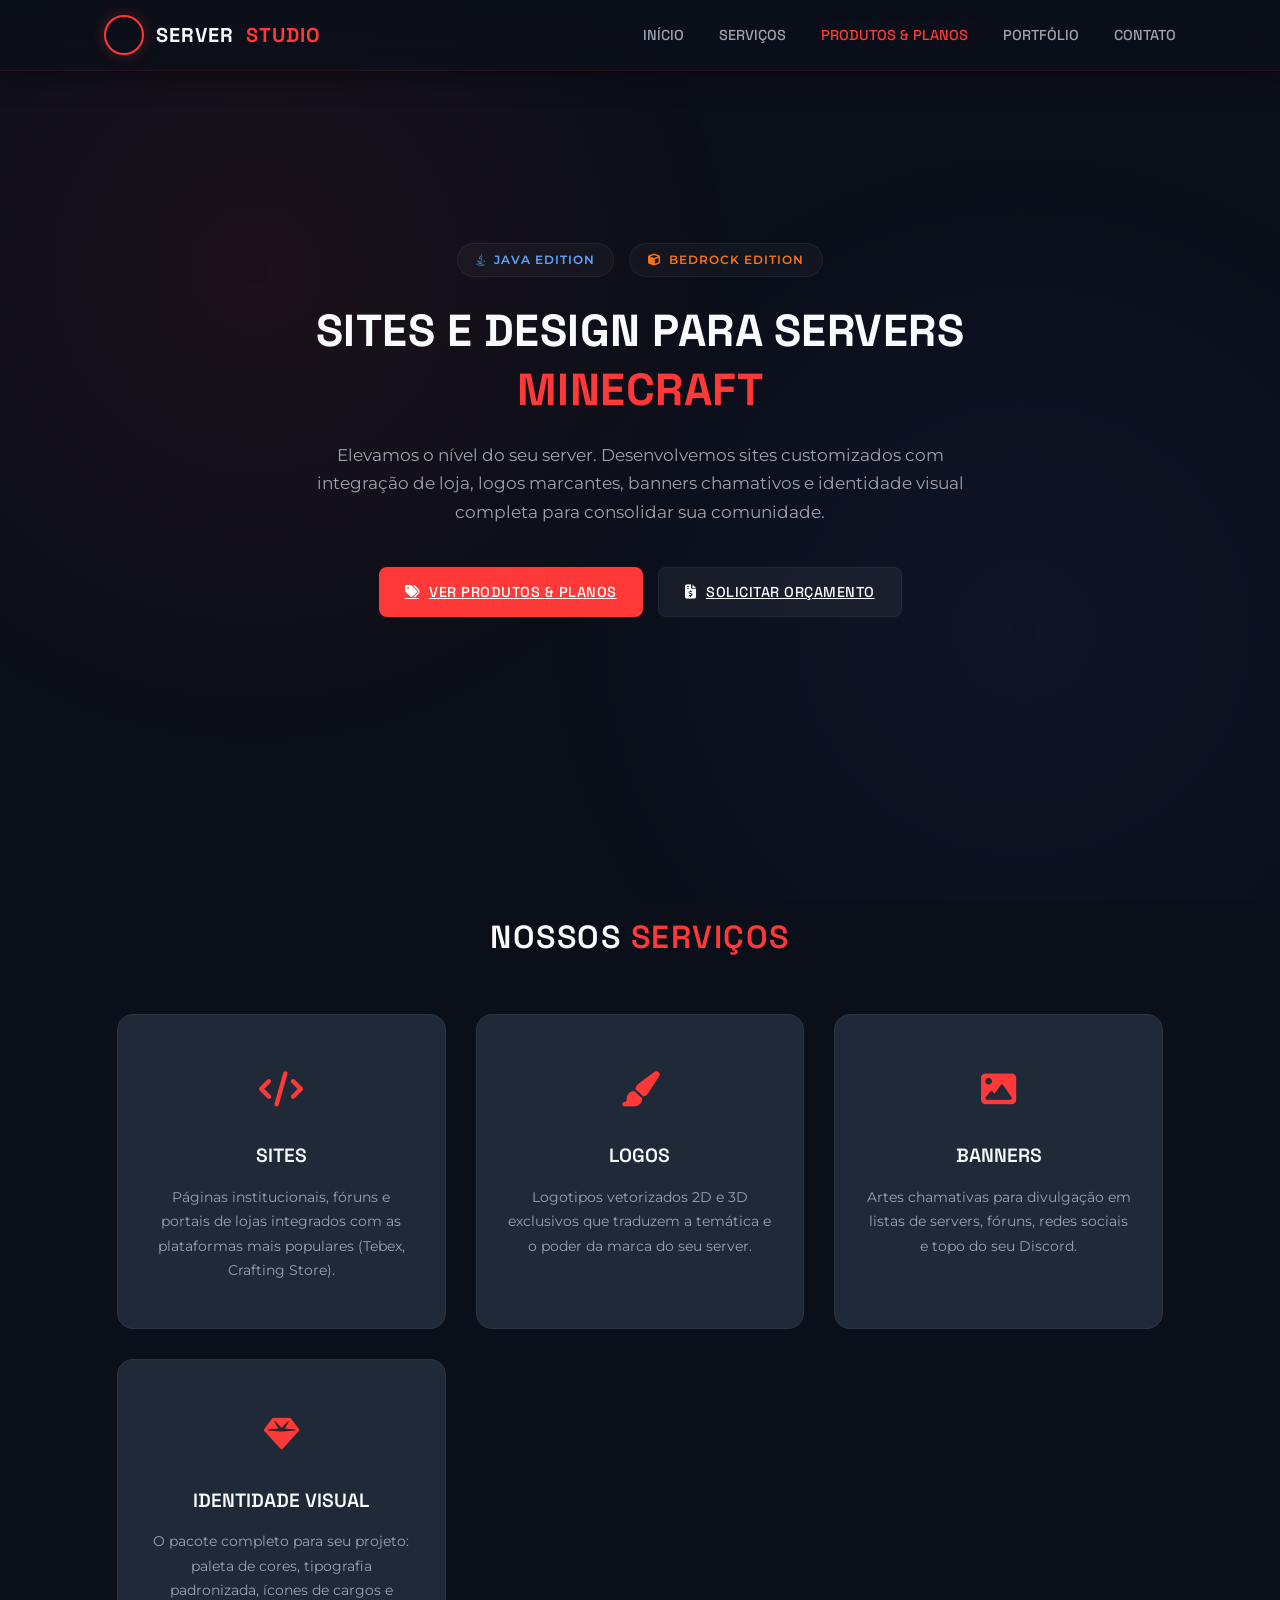
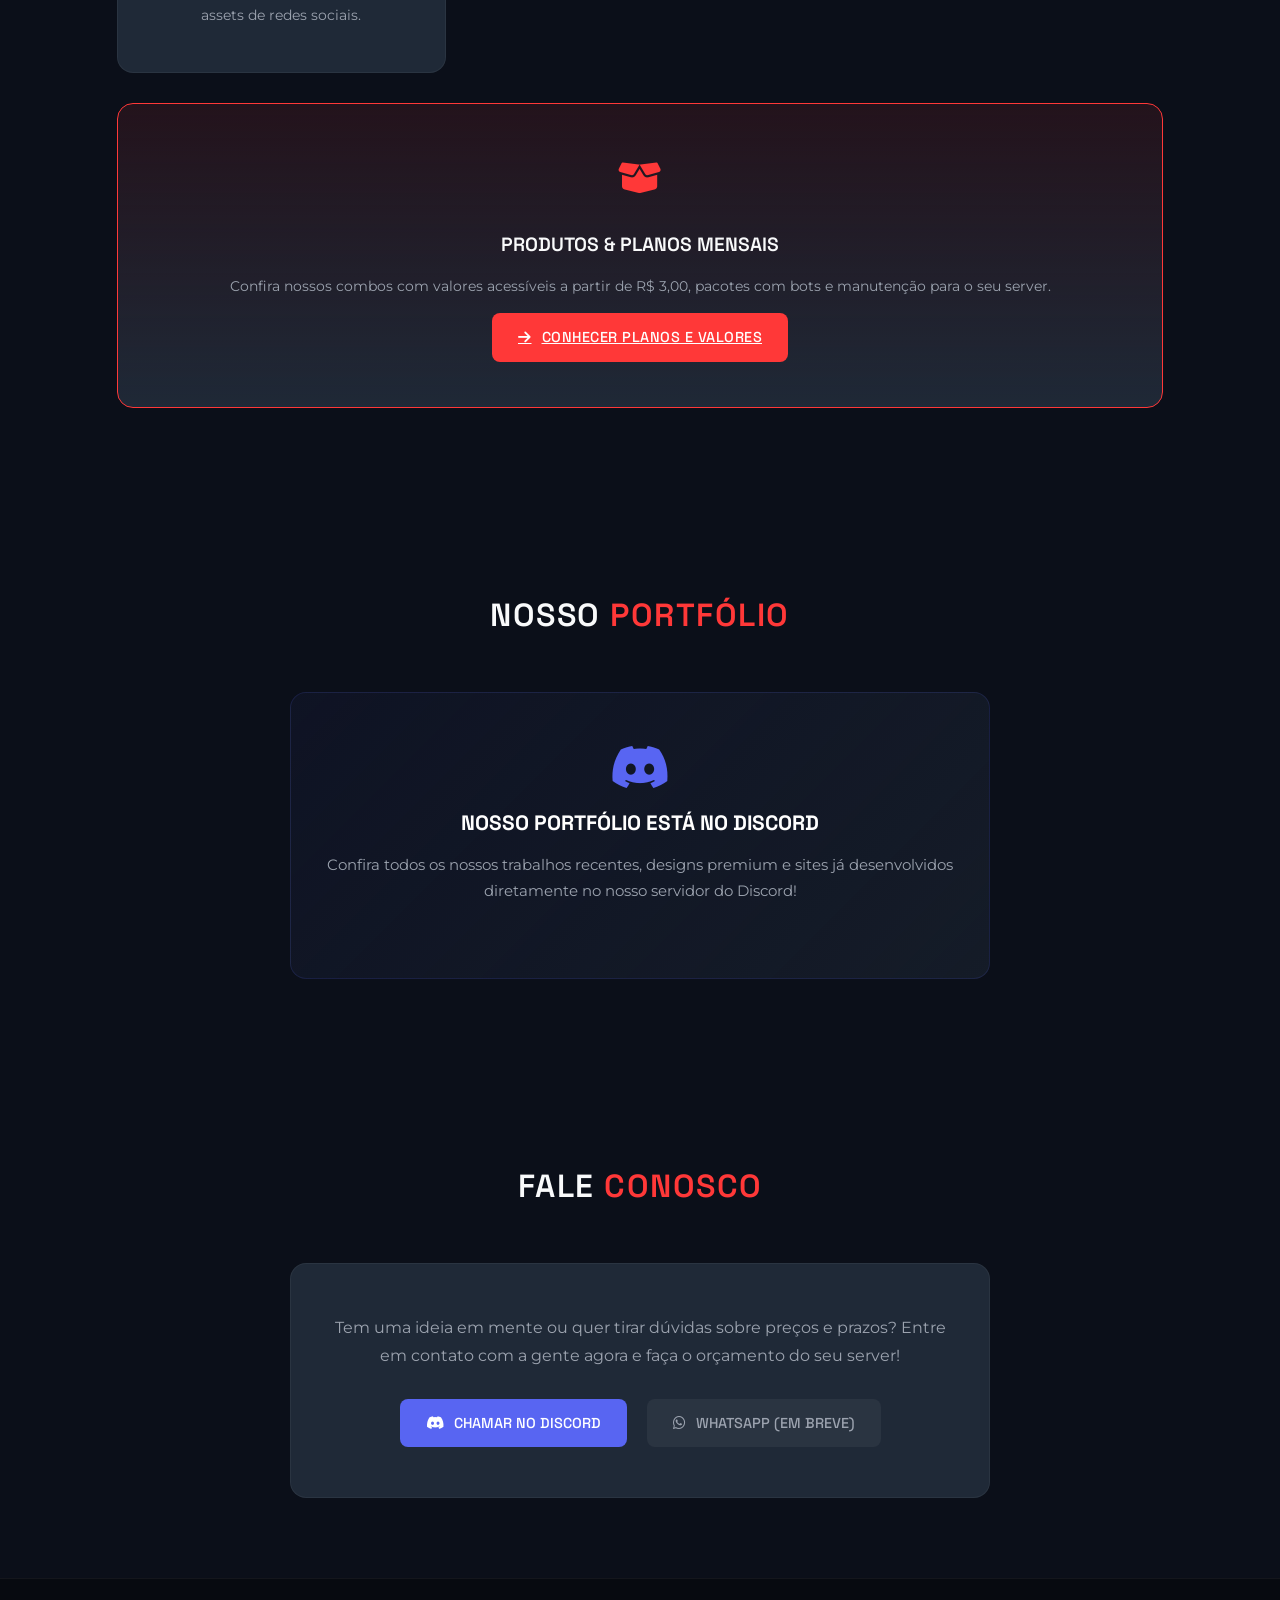
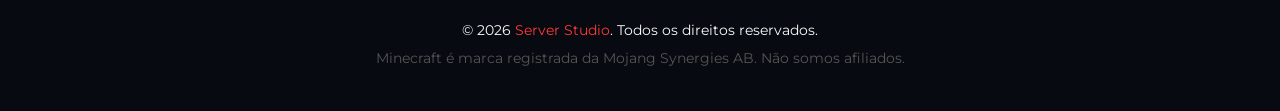
<file: index.html>
<!DOCTYPE html>
<html lang="pt-BR">
<head>
    <meta charset="UTF-8">
    <meta name="viewport" content="width=device-width, initial-scale=1.0">
    
    <title>Server Studio | Sites e Design Premium para Servers Minecraft</title>
    <meta name="description" content="Elevamos o nível do seu server Minecraft. Desenvolvemos sites customizados com integração de loja (Tebex, Crafting Store), logos exclusivas, banners e identidade visual premium.">
    <meta name="keywords" content="server studio, server minecraft, design de minecraft, site minecraft, tebex minecraft, identidade visual minecraft, logo minecraft">
    <meta name="robots" content="index, follow">
    <link rel="canonical" href="https://serverstudio.netlify.app/">

    <meta property="og:type" content="website">
    <meta property="og:url" content="https://serverstudio.netlify.app/">
    <meta property="og:title" content="Server Studio | Sites e Design Premium para Servers Minecraft">
    <meta property="og:description" content="Elevamos o nível do seu server Minecraft. Sites customizados com integração de loja, logos e identidade visual premium.">
    <meta property="og:image" content="https://serverstudio.netlify.app/assets/og-image.jpg">
    <meta property="og:locale" content="pt_BR">

    <meta property="twitter:card" content="summary_large_image">
    <meta property="twitter:url" content="https://serverstudio.netlify.app/">
    <meta property="twitter:title" content="Server Studio | Sites e Design Premium para Servers Minecraft">
    <meta property="twitter:description" content="Elevamos o nível do seu server Minecraft. Sites customizados com integração de loja, logos e identidade visual premium.">
    <meta property="twitter:image" content="https://serverstudio.netlify.app/assets/og-image.jpg">

    <link rel="shortcut icon" href="assets/favicon.ico" type="image/x-icon">
    <link rel="apple-touch-icon" href="assets/logo.png">

    <link rel="preconnect" href="https://fonts.googleapis.com">
    <link rel="preconnect" href="https://fonts.gstatic.com" crossorigin>
    <link href="https://fonts.googleapis.com/css2?family=Montserrat:wght@400;500;600;800&family=Space+Grotesk:wght@500;700&display=swap" rel="stylesheet" media="print" onload="this.media='all'">
    <noscript>
        <link href="https://fonts.googleapis.com/css2?family=Montserrat:wght@400;500;600;800&family=Space+Grotesk:wght@500;700&display=swap" rel="stylesheet">
    </noscript>

    <link rel="stylesheet" href="https://cdnjs.cloudflare.com/ajax/libs/font-awesome/6.4.0/css/all.min.css" integrity="sha512-iecdLmaskl7CVkqkXNQ/ZH/XLlvWZOJyj7Yy7tcenmpD1ypASozpmT/E0iPtmFIB46ZmdtAc9eNBvH0H/ZpiBw==" crossorigin="anonymous" referrerpolicy="no-referrer" media="print" onload="this.media='all'" />
    
    <link rel="stylesheet" href="css/style.css">

    <script type="application/ld+json">
    {
      "@context": "https://schema.org",
      "@type": "ProfessionalService",
      "name": "Server Studio",
      "image": "https://serverstudio.netlify.app/assets/logo.png",
      "description": "Desenvolvimento de sites, logos, banners e identidade visual profissional para servers de Minecraft.",
      "url": "https://serverstudio.netlify.app/",
      "priceRange": "$$",
      "address": {
        "@type": "PostalAddress",
        "addressCountry": "BR"
      },
      "sameAs": [
        "https://discord.gg/6Zv9CGGdrs"
      ]
    }
    </script>
</head>
<body>

    <div id="loader" class="loader-container" role="status" aria-live="polite" aria-label="Carregando página">
        <div class="spinner"></div>
    </div>

    <header id="header">
        <div class="nav-container">
            <a href="#home" class="logo" aria-label="Server Studio Home">
                <video src="assets/logo.mp4" autoplay loop muted playsinline class="logo-video" width="40" height="40" style="border-radius: 50%; object-fit: cover; vertical-align: middle;"></video>
                SERVER<span>STUDIO</span>
            </a>
            <nav aria-label="Navegação Principal">
                <ul class="nav-menu" id="nav-menu">
                    <li><a href="#home" class="nav-link">Início</a></li>
                    <li><a href="#servicos" class="nav-link">Serviços</a></li>
                    <li><a href="produtos.html" class="nav-link" style="color: var(--vermelho-principal);">Produtos & Planos</a></li>
                    <li><a href="#portfolio" class="nav-link">Portfólio</a></li>
                    <li><a href="#contato" class="nav-link">Contato</a></li>
                </ul>
            </nav>
            <button class="menu-toggle" id="mobile-menu" aria-label="Abrir menu de navegação" aria-expanded="false" aria-controls="nav-menu">
                <i class="fa-solid fa-bars" id="menu-icon" aria-hidden="true"></i>
            </button>
        </div>
    </header>

    <main>
        <section id="home" class="hero-section" aria-label="Apresentação">
            <div class="hero-content reveal">
                <div class="badge-container">
                    <span class="badge java"><i class="fa-brands fa-java" aria-hidden="true"></i> Java Edition</span>
                    <span class="badge bedrock"><i class="fa-solid fa-cube" aria-hidden="true"></i> Bedrock Edition</span>
                </div>
                <h1>Sites e Design para Servers <span>Minecraft</span></h1>
                <p>Elevamos o nível do seu server. Desenvolvemos sites customizados com integração de loja, logos marcantes, banners chamativos e identidade visual completa para consolidar sua comunidade.</p>
                
                <div style="display: flex; gap: 15px; justify-content: center; flex-wrap: wrap; margin-top: 20px;">
                    <a href="produtos.html" class="btn btn-primary">
                        <i class="fa-solid fa-tags" aria-hidden="true"></i> Ver Produtos & Planos
                    </a>
                    <a href="#contato" class="btn" style="background: rgba(255, 255, 255, 0.05); border: 1px solid var(--borda-glow); color: var(--texto-claro);">
                        <i class="fa-solid fa-file-invoice-dollar" aria-hidden="true"></i> Solicitar Orçamento
                    </a>
                </div>
            </div>
        </section>

        <section id="servicos" class="reveal" aria-labelledby="titulo-servicos">
            <h2 id="titulo-servicos" class="titulo-secao">Nossos <span>Serviços</span></h2>
            <div class="grid-servicos">
                <article class="card-servico">
                    <div class="card-icon" aria-hidden="true">
                        <i class="fa-solid fa-code"></i>
                    </div>
                    <h3>Sites</h3>
                    <p>Páginas institucionais, fóruns e portais de lojas integrados com as plataformas mais populares (Tebex, Crafting Store).</p>
                </article>

                <article class="card-servico">
                    <div class="card-icon" aria-hidden="true">
                        <i class="fa-solid fa-paint-brush"></i>
                    </div>
                    <h3>Logos</h3>
                    <p>Logotipos vetorizados 2D e 3D exclusivos que traduzem a temática e o poder da marca do seu server.</p>
                </article>

                <article class="card-servico">
                    <div class="card-icon" aria-hidden="true">
                        <i class="fa-solid fa-image"></i>
                    </div>
                    <h3>Banners</h3>
                    <p>Artes chamativas para divulgação em listas de servers, fóruns, redes sociais e topo do seu Discord.</p>
                </article>

                <article class="card-servico">
                    <div class="card-icon" aria-hidden="true">
                        <i class="fa-solid fa-gem"></i>
                    </div>
                    <h3>Identidade Visual</h3>
                    <p>O pacote completo para seu projeto: paleta de cores, tipografia padronizada, ícones de cargos e assets de redes sociais.</p>
                </article>

                <article class="card-servico" style="border-color: var(--vermelho-principal); background: linear-gradient(180deg, rgba(255, 56, 56, 0.1) 0%, var(--bg-card) 100%); grid-column: 1 / -1;">
                    <div class="card-icon" aria-hidden="true" style="color: var(--vermelho-principal);">
                        <i class="fa-solid fa-box-open"></i>
                    </div>
                    <h3>Produtos & Planos Mensais</h3>
                    <p>Confira nossos combos com valores acessíveis a partir de R$ 3,00, pacotes com bots e manutenção para o seu server.</p>
                    <a href="produtos.html" class="btn btn-primary" style="margin-top: 15px; display: inline-flex; justify-content: center; width: auto;">
                        <i class="fa-solid fa-arrow-right" aria-hidden="true"></i> Conhecer Planos e Valores
                    </a>
                </article>
            </div>
        </section>

        <section id="portfolio" class="reveal" aria-labelledby="titulo-portfolio">
            <h2 id="titulo-portfolio" class="titulo-secao">Nosso <span>Portfólio</span></h2>
            <div class="portfolio-content">
                <div class="portfolio-vazio" role="note" aria-label="Portfólio no Discord">
                    <i class="fa-brands fa-discord" aria-hidden="true" style="font-size: 3rem; color: #5865F2; opacity: 1; margin-bottom: 15px;"></i>
                    <h3>Nosso Portfólio está no Discord</h3>
                    <p>Confira todos os nossos trabalhos recentes, designs premium e sites já desenvolvidos diretamente no nosso servidor do Discord!</p>
                </div>
            </div>
        </section>

        <section id="contato" class="reveal" aria-labelledby="titulo-contato">
            <h2 id="titulo-contato" class="titulo-secao">Fale <span>Conosco</span></h2>
            <div class="contato-wrapper">
                <p>Tem uma ideia em mente ou quer tirar dúvidas sobre preços e prazos? Entre em contato com a gente agora e faça o orçamento do seu server!</p>
                <div class="botoes-contato">
                    <a href="https://discord.gg/6Zv9CGGdrs" target="_blank" rel="noopener noreferrer" class="btn-contato btn-discord">
                        <i class="fa-brands fa-discord" aria-hidden="true"></i> Chamar no Discord
                    </a>
                    <button class="btn-contato btn-whatsapp-em-breve" disabled aria-live="assertive">
                        <i class="fa-brands fa-whatsapp" aria-hidden="true"></i> WhatsApp (Em breve)
                    </button>
                </div>
            </div>
        </section>
    </main>

    <footer>
        <div class="footer-container">
            <p>&copy; 2026 <span>Server Studio</span>. Todos os direitos reservados.</p>
            <p class="footer-disclaimer">Minecraft é marca registrada da Mojang Synergies AB. Não somos afiliados.</p>
        </div>
    </footer>

    <button id="back-to-top" aria-label="Voltar para o topo da página">
        <i class="fa-solid fa-arrow-up" aria-hidden="true"></i>
    </button>

    <script src="js/script.js" defer></script>
</body>
</html>
</file>
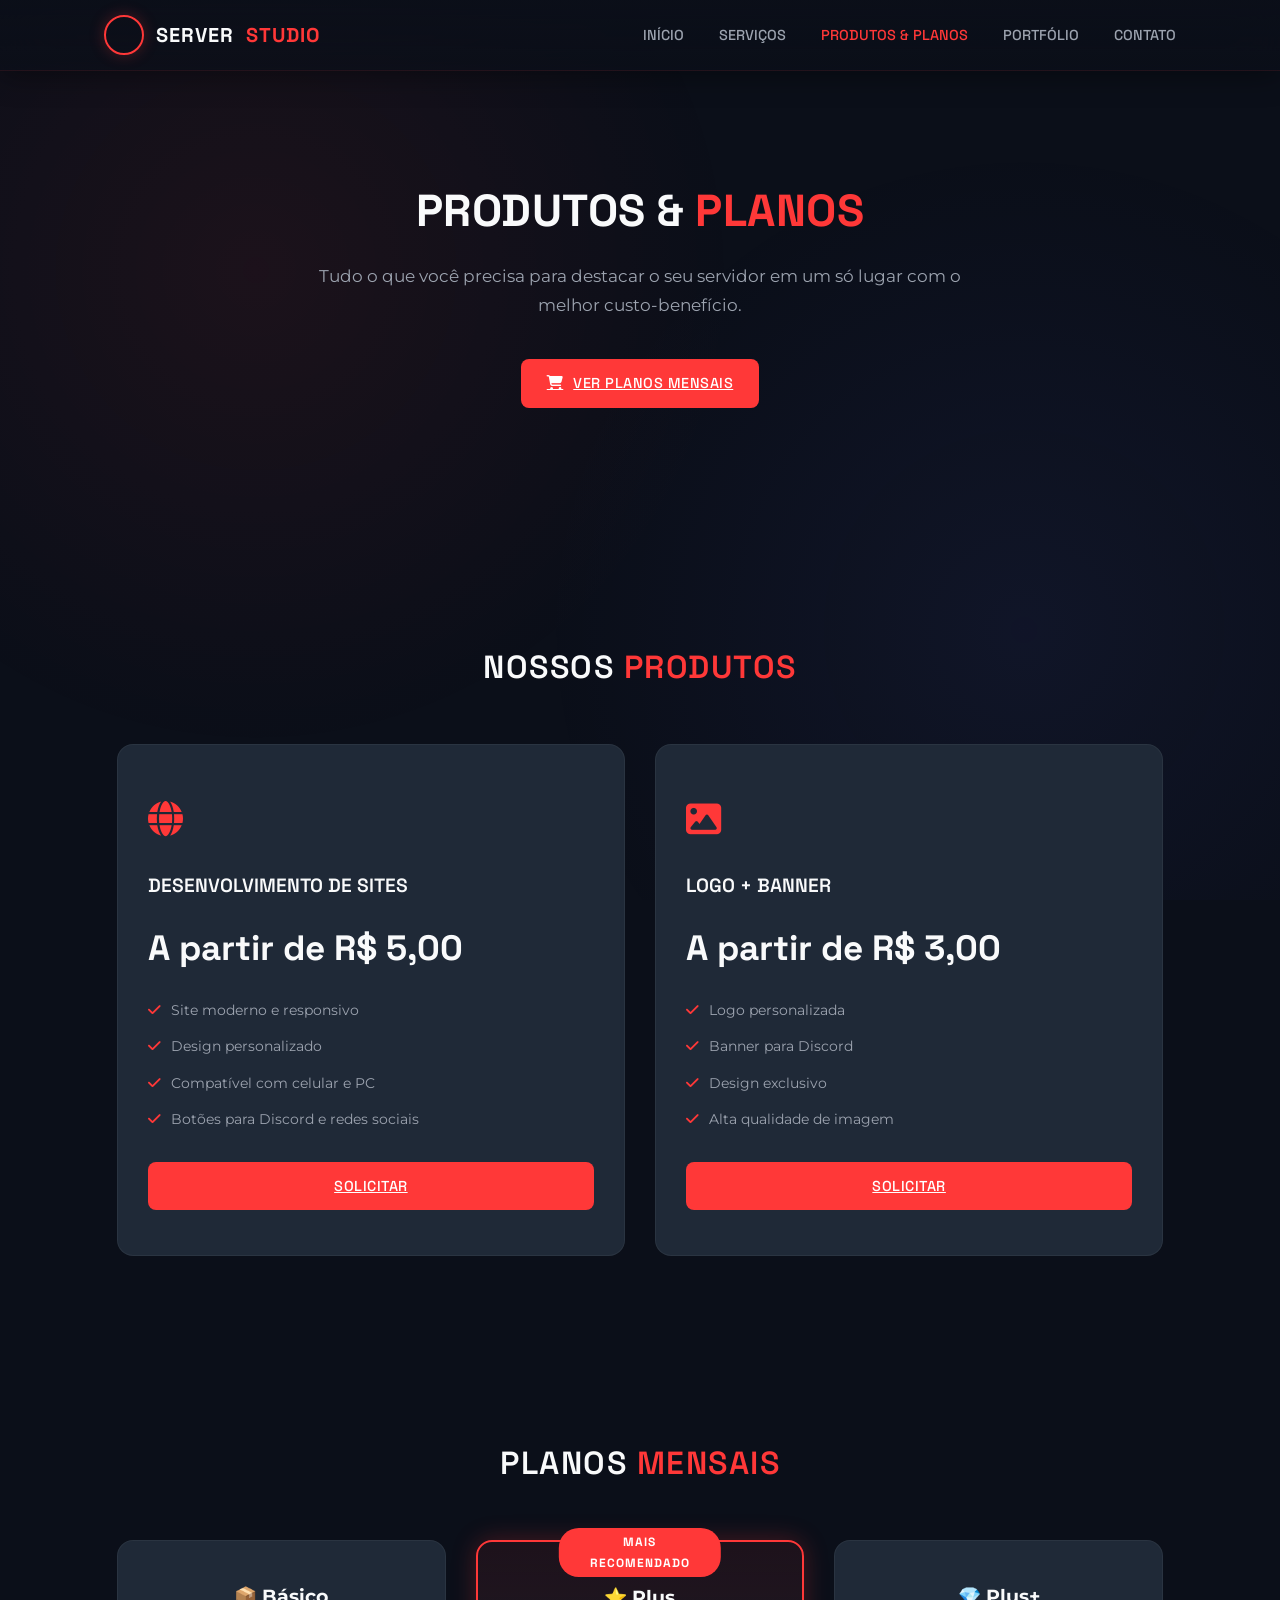
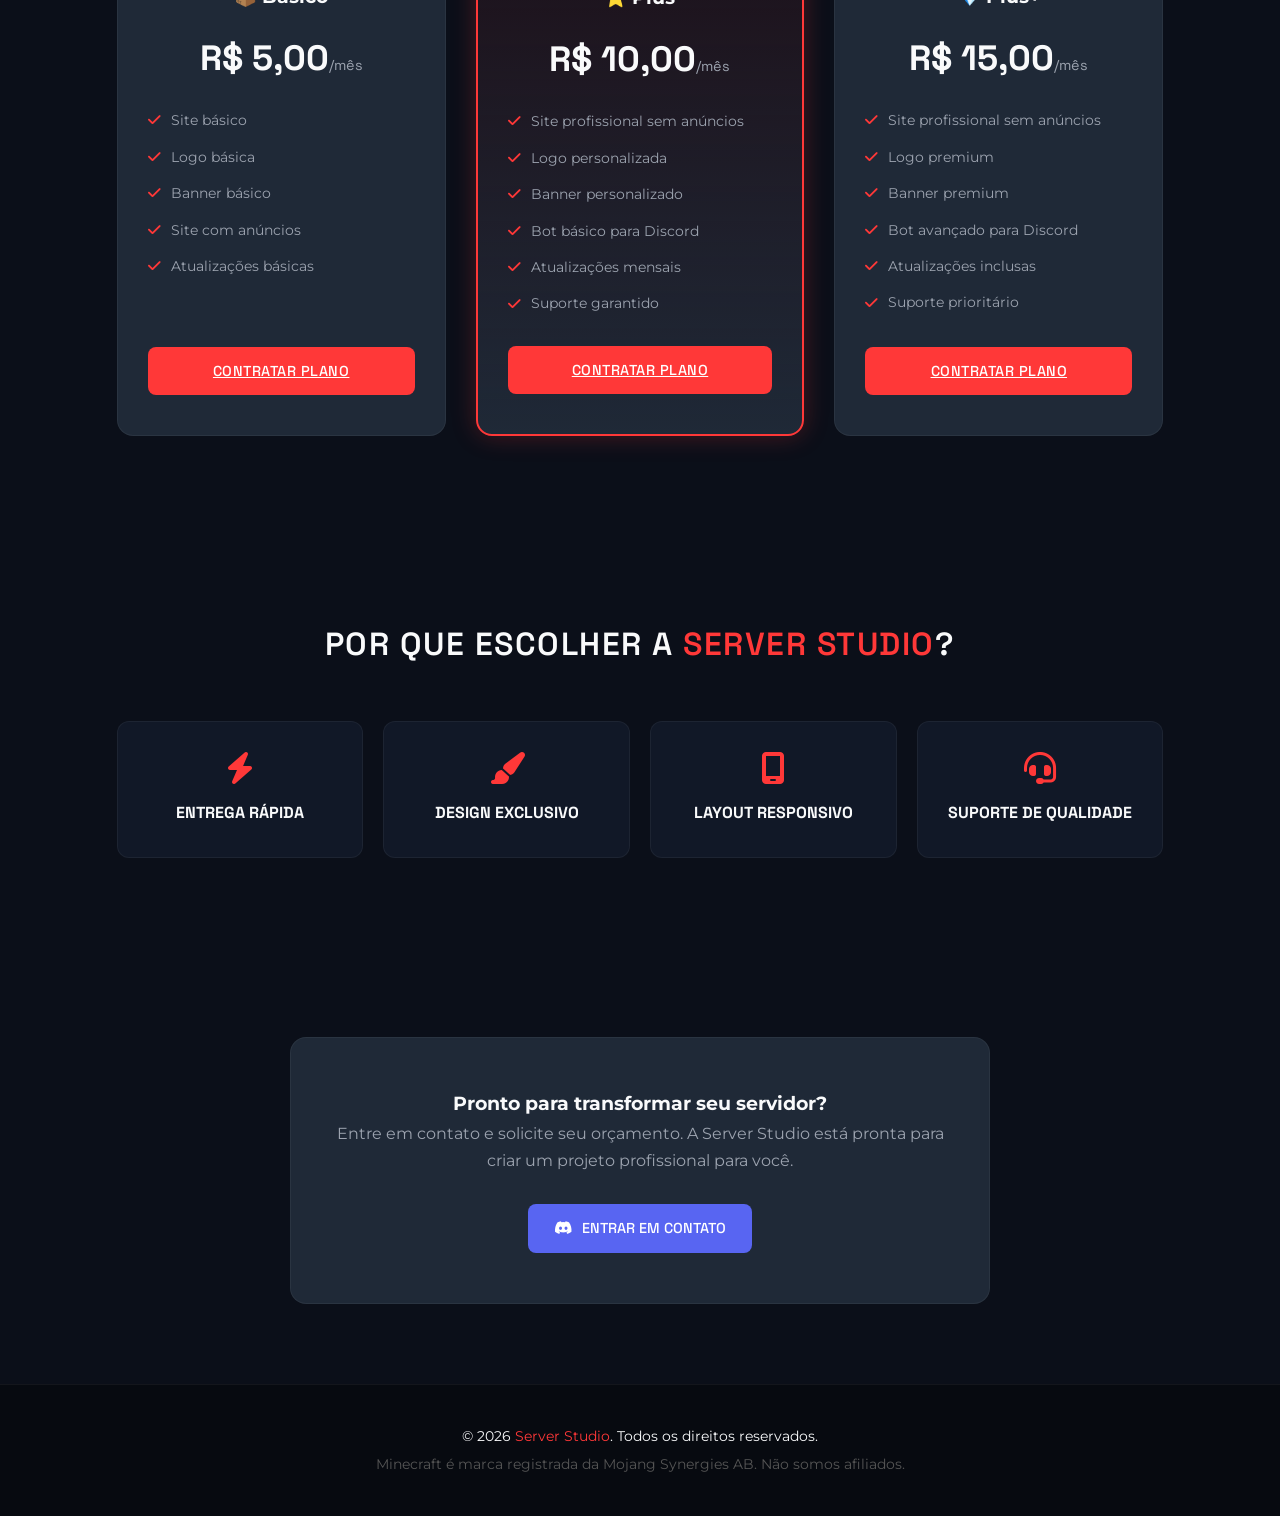
<file: produtos.html>
<!DOCTYPE html>
<html lang="pt-BR">
<head>
    <meta charset="UTF-8">
    <meta name="viewport" content="width=device-width, initial-scale=1.0">
    <title>Produtos & Planos | Server Studio</title>
    <meta name="description" content="Confira nossos produtos e planos de design, desenvolvimento de sites e bots para servers de Minecraft.">
    
    <link rel="preconnect" href="https://fonts.googleapis.com">
    <link rel="preconnect" href="https://fonts.gstatic.com" crossorigin>
    <link href="https://fonts.googleapis.com/css2?family=Montserrat:wght@400;500;600;800&family=Space+Grotesk:wght@500;700&display=swap" rel="stylesheet">

    <link rel="stylesheet" href="https://cdnjs.cloudflare.com/ajax/libs/font-awesome/6.4.0/css/all.min.css" integrity="sha512-iecdLmaskl7CVkqkXNQ/ZH/XLlvWZOJyj7Yy7tcenmpD1ypASozpmT/E0iPtmFIB46ZmdtAc9eNBvH0H/ZpiBw==" crossorigin="anonymous" referrerpolicy="no-referrer" />
    
    <link rel="stylesheet" href="css/style.css">

    <style>
        /* Estilos adicionais mantendo 100% da identidade visual */
        .planos-grid {
            display: grid;
            grid-template-columns: repeat(auto-fit, minmax(280px, 1fr));
            gap: 30px;
            align-items: stretch;
        }

        .card-plano {
            background: var(--bg-card);
            border: 1px solid var(--borda-glow);
            border-radius: 16px;
            padding: 40px 30px;
            text-align: center;
            position: relative;
            transition: var(--transicao);
            display: flex;
            flex-direction: column;
            justify-content: space-between;
        }

        .card-plano:hover {
            transform: translateY(-8px);
            border-color: rgba(255, 56, 56, 0.4);
            box-shadow: 0 15px 30px rgba(0, 0, 0, 0.4);
        }

        .card-plano.recomendado {
            border: 2px solid var(--vermelho-principal);
            background: linear-gradient(180deg, rgba(255, 56, 56, 0.08) 0%, var(--bg-card) 100%);
            box-shadow: 0 0 25px var(--vermelho-brilho);
        }

        .badge-recomendado {
            position: absolute;
            top: -14px;
            left: 50%;
            transform: translateX(-50%);
            background: var(--vermelho-principal);
            color: #fff;
            padding: 4px 16px;
            border-radius: 20px;
            font-family: var(--fonte-titulo);
            font-size: 0.75rem;
            font-weight: 700;
            text-transform: uppercase;
            letter-spacing: 1px;
        }

        .preco {
            font-family: var(--fonte-titulo);
            font-size: 2.2rem;
            font-weight: 700;
            color: var(--texto-claro);
            margin: 15px 0 20px 0;
        }

        .preco span {
            font-size: 0.9rem;
            color: var(--texto-escuro);
            font-weight: 400;
        }

        .lista-recursos {
            list-style: none;
            margin-bottom: 30px;
            text-align: left;
        }

        .lista-recursos li {
            margin-bottom: 12px;
            color: var(--texto-escuro);
            font-size: 0.9rem;
            display: flex;
            align-items: center;
            gap: 10px;
        }

        .lista-recursos li i {
            color: var(--vermelho-principal);
        }

        .grid-diferenciais {
            display: grid;
            grid-template-columns: repeat(auto-fit, minmax(220px, 1fr));
            gap: 20px;
        }

        .card-diferencial {
            background: var(--bg-secundario);
            border: 1px solid var(--borda-glow);
            padding: 30px 20px;
            border-radius: 12px;
            text-align: center;
            transition: var(--transicao);
        }

        .card-diferencial:hover {
            border-color: rgba(255, 56, 56, 0.3);
            transform: translateY(-5px);
        }

        .card-diferencial i {
            font-size: 2rem;
            color: var(--vermelho-principal);
            margin-bottom: 15px;
        }

        .card-diferencial h4 {
            font-family: var(--fonte-titulo);
            font-size: 1rem;
            text-transform: uppercase;
        }

        .btn-full {
            width: 100%;
            justify-content: center;
        }
    </style>
</head>
<body>

    <div id="loader" class="loader-container" role="status" aria-live="polite">
        <div class="spinner"></div>
    </div>

    <header id="header">
        <div class="nav-container">
            <a href="index.html" class="logo">
                <video src="assets/logo.mp4" autoplay loop muted playsinline class="logo-video" width="40" height="40"></video>
                SERVER<span>STUDIO</span>
            </a>
            <nav>
                <ul class="nav-menu" id="nav-menu">
                    <li><a href="index.html" class="nav-link">Início</a></li>
                    <li><a href="index.html#servicos" class="nav-link">Serviços</a></li>
                    <li><a href="produtos.html" class="nav-link" style="color: var(--vermelho-principal);">Produtos & Planos</a></li>
                    <li><a href="index.html#portfolio" class="nav-link">Portfólio</a></li>
                    <li><a href="index.html#contato" class="nav-link">Contato</a></li>
                </ul>
            </nav>
            <button class="menu-toggle" id="mobile-menu" aria-label="Abrir menu">
                <i class="fa-solid fa-bars" id="menu-icon"></i>
            </button>
        </div>
    </header>

    <main>
        <section class="hero-section" style="min-height: 60vh;">
            <div class="hero-content reveal">
                <h1>Produtos & <span>Planos</span></h1>
                <p>Tudo o que você precisa para destacar o seu servidor em um só lugar com o melhor custo-benefício.</p>
                <a href="#planos" class="btn">
                    <i class="fa-solid fa-cart-shopping"></i> Ver Planos Mensais
                </a>
            </div>
        </section>

        <section class="reveal">
            <h2 class="titulo-secao">Nossos <span>Produtos</span></h2>
            <div class="grid-servicos">
                <article class="card-servico" style="text-align: left;">
                    <div class="card-icon"><i class="fa-solid fa-globe"></i></div>
                    <h3>Desenvolvimento de Sites</h3>
                    <div class="preco">A partir de R$ 5,00</div>
                    <ul class="lista-recursos">
                        <li><i class="fa-solid fa-check"></i> Site moderno e responsivo</li>
                        <li><i class="fa-solid fa-check"></i> Design personalizado</li>
                        <li><i class="fa-solid fa-check"></i> Compatível com celular e PC</li>
                        <li><i class="fa-solid fa-check"></i> Botões para Discord e redes sociais</li>
                    </ul>
                    <a href="https://discord.gg/6Zv9CGGdrs" target="_blank" class="btn btn-full">Solicitar</a>
                </article>

                <article class="card-servico" style="text-align: left;">
                    <div class="card-icon"><i class="fa-solid fa-image"></i></div>
                    <h3>Logo + Banner</h3>
                    <div class="preco">A partir de R$ 3,00</div>
                    <ul class="lista-recursos">
                        <li><i class="fa-solid fa-check"></i> Logo personalizada</li>
                        <li><i class="fa-solid fa-check"></i> Banner para Discord</li>
                        <li><i class="fa-solid fa-check"></i> Design exclusivo</li>
                        <li><i class="fa-solid fa-check"></i> Alta qualidade de imagem</li>
                    </ul>
                    <a href="https://discord.gg/6Zv9CGGdrs" target="_blank" class="btn btn-full">Solicitar</a>
                </article>
            </div>
        </section>

        <section id="planos" class="reveal">
            <h2 class="titulo-secao">Planos <span>Mensais</span></h2>
            <div class="planos-grid">
                
                <div class="card-plano">
                    <div>
                        <h3>📦 Básico</h3>
                        <div class="preco">R$ 5,00<span>/mês</span></div>
                        <ul class="lista-recursos">
                            <li><i class="fa-solid fa-check"></i> Site básico</li>
                            <li><i class="fa-solid fa-check"></i> Logo básica</li>
                            <li><i class="fa-solid fa-check"></i> Banner básico</li>
                            <li><i class="fa-solid fa-check"></i> Site com anúncios</li>
                            <li><i class="fa-solid fa-check"></i> Atualizações básicas</li>
                        </ul>
                    </div>
                    <a href="https://discord.gg/6Zv9CGGdrs" target="_blank" class="btn btn-full">Contratar Plano</a>
                </div>

                <div class="card-plano recomendado">
                    <span class="badge-recomendado">Mais Recomendado</span>
                    <div>
                        <h3>⭐ Plus</h3>
                        <div class="preco">R$ 10,00<span>/mês</span></div>
                        <ul class="lista-recursos">
                            <li><i class="fa-solid fa-check"></i> Site profissional sem anúncios</li>
                            <li><i class="fa-solid fa-check"></i> Logo personalizada</li>
                            <li><i class="fa-solid fa-check"></i> Banner personalizado</li>
                            <li><i class="fa-solid fa-check"></i> Bot básico para Discord</li>
                            <li><i class="fa-solid fa-check"></i> Atualizações mensais</li>
                            <li><i class="fa-solid fa-check"></i> Suporte garantido</li>
                        </ul>
                    </div>
                    <a href="https://discord.gg/6Zv9CGGdrs" target="_blank" class="btn btn-full">Contratar Plano</a>
                </div>

                <div class="card-plano">
                    <div>
                        <h3>💎 Plus+</h3>
                        <div class="preco">R$ 15,00<span>/mês</span></div>
                        <ul class="lista-recursos">
                            <li><i class="fa-solid fa-check"></i> Site profissional sem anúncios</li>
                            <li><i class="fa-solid fa-check"></i> Logo premium</li>
                            <li><i class="fa-solid fa-check"></i> Banner premium</li>
                            <li><i class="fa-solid fa-check"></i> Bot avançado para Discord</li>
                            <li><i class="fa-solid fa-check"></i> Atualizações inclusas</li>
                            <li><i class="fa-solid fa-check"></i> Suporte prioritário</li>
                        </ul>
                    </div>
                    <a href="https://discord.gg/6Zv9CGGdrs" target="_blank" class="btn btn-full">Contratar Plano</a>
                </div>

            </div>
        </section>

        <section class="reveal">
            <h2 class="titulo-secao">Por que escolher a <span>Server Studio</span>?</h2>
            <div class="grid-diferenciais">
                <div class="card-diferencial">
                    <i class="fa-solid fa-bolt"></i>
                    <h4>Entrega Rápida</h4>
                </div>
                <div class="card-diferencial">
                    <i class="fa-solid fa-paint-brush"></i>
                    <h4>Design Exclusivo</h4>
                </div>
                <div class="card-diferencial">
                    <i class="fa-solid fa-mobile-screen"></i>
                    <h4>Layout Responsivo</h4>
                </div>
                <div class="card-diferencial">
                    <i class="fa-solid fa-headset"></i>
                    <h4>Suporte de Qualidade</h4>
                </div>
            </div>
        </section>

        <section class="reveal">
            <div class="contato-wrapper">
                <h3>Pronto para transformar seu servidor?</h3>
                <p>Entre em contato e solicite seu orçamento. A Server Studio está pronta para criar um projeto profissional para você.</p>
                <div class="botoes-contato">
                    <a href="https://discord.gg/6Zv9CGGdrs" target="_blank" class="btn-contato btn-discord">
                        <i class="fa-brands fa-discord"></i> Entrar em Contato
                    </a>
                </div>
            </div>
        </section>
    </main>

    <footer>
        <div class="footer-container">
            <p>&copy; 2026 <span>Server Studio</span>. Todos os direitos reservados.</p>
            <p class="footer-disclaimer">Minecraft é marca registrada da Mojang Synergies AB. Não somos afiliados.</p>
        </div>
    </footer>

    <button id="back-to-top" aria-label="Voltar para o topo">
        <i class="fa-solid fa-arrow-up"></i>
    </button>

    <script src="js/script.js" defer></script>
</body>
</html>
</file>
<file: css/style.css>
/* --- MODERN DESIGN SYSTEM --- */
:root {
    --bg-principal: #0b0f19;
    --bg-secundario: #111827;
    --bg-card: #1f2937;
    --vermelho-principal: #ff3838;
    --vermelho-hover: #e02424;
    --vermelho-brilho: rgba(255, 56, 56, 0.25);
    --texto-claro: #f9fafb;
    --texto-escuro: #9ca3af;
    --borda-glow: rgba(255, 255, 255, 0.05);
    --foco-acessivel: #3b82f6;
    
    --fonte-titulo: 'Space Grotesk', sans-serif;
    --fonte-corpo: 'Montserrat', sans-serif;
    --transicao: all 0.4s cubic-bezier(0.16, 1, 0.3, 1);
}

/* --- RESET & BASE STYLES --- */
* {
    margin: 0;
    padding: 0;
    box-sizing: border-box;
}

html {
    scroll-behavior: smooth;
    scroll-padding-top: 90px;
}

body {
    background-color: var(--bg-principal);
    color: var(--texto-claro);
    font-family: var(--fonte-corpo);
    overflow-x: hidden;
    line-height: 1.7;
    text-rendering: optimizeLegibility;
    -webkit-font-smoothing: antialiased;
}

/* --- BACKGROUND ANIMATION --- */
body::before {
    content: "";
    position: fixed;
    top: 0;
    left: 0;
    width: 100%;
    height: 100%;
    background-image: 
        radial-gradient(circle at 20% 30%, rgba(255, 56, 56, 0.07) 0%, transparent 40%),
        radial-gradient(circle at 80% 70%, rgba(88, 101, 242, 0.07) 0%, transparent 40%);
    z-index: -1;
    pointer-events: none;
    animation: pulseBg 10s ease-in-out infinite alternate;
}

@keyframes pulseBg {
    0% { opacity: 0.8; }
    100% { opacity: 1; }
}

/* --- LOADER --- */
.loader-container {
    position: fixed;
    top: 0;
    left: 0;
    width: 100%;
    height: 100%;
    background-color: var(--bg-principal);
    display: flex;
    justify-content: center;
    align-items: center;
    z-index: 9999;
    transition: opacity 0.5s ease, visibility 0.5s ease;
}

.loader-container.hidden {
    opacity: 0;
    visibility: hidden;
}

.spinner {
    width: 45px;
    height: 45px;
    border: 3px solid var(--bg-card);
    border-top: 3px solid var(--vermelho-principal);
    border-radius: 50%;
    animation: spin 0.8s linear infinite;
}

@keyframes spin {
    0% { transform: rotate(0deg); }
    100% { transform: rotate(360deg); }
}

/* --- ANIMATED SURGEMENT (REVEAL) --- */
.reveal {
    opacity: 0;
    transform: translateY(40px) scale(0.98);
    transition: opacity 0.8s cubic-bezier(0.16, 1, 0.3, 1), transform 0.8s cubic-bezier(0.16, 1, 0.3, 1);
    will-change: transform, opacity;
}

.reveal.active {
    opacity: 1;
    transform: translateY(0) scale(1);
}

/* --- SECTIONS --- */
section {
    padding: 100px 6% 80px 6%;
    max-width: 1200px;
    margin: 0 auto;
}

/* REMOVIDO LINHAS DE BAIXO DO TEXTO */
.titulo-secao {
    font-family: var(--fonte-titulo);
    font-size: 2rem;
    text-align: center;
    margin-bottom: 50px;
    text-transform: uppercase;
    letter-spacing: 1.5px;
    font-weight: 600;
}

.titulo-secao span {
    color: var(--vermelho-principal);
    display: inline-block;
    position: relative;
}

/* --- BUTTONS --- */
.btn {
    display: inline-flex;
    align-items: center;
    gap: 10px;
    background: var(--vermelho-principal);
    color: #fff;
    padding: 12px 26px;
    font-family: var(--fonte-titulo);
    font-weight: 500;
    text-transform: uppercase;
    border: none;
    border-radius: 8px;
    cursor: pointer;
    transition: var(--transicao);
    font-size: 0.9rem;
    letter-spacing: 0.5px;
}

.btn:hover {
    background: var(--vermelho-hover);
    transform: translateY(-3px);
    box-shadow: 0 10px 20px var(--vermelho-brilho);
}

/* --- HEADER & NOVA POSIÇÃO DA LOGO --- */
header {
    position: fixed;
    top: 0;
    left: 0;
    width: 100%;
    background: linear-gradient(to bottom, rgba(11, 15, 25, 0.9), rgba(11, 15, 25, 0.75));
    backdrop-filter: blur(25px);
    -webkit-backdrop-filter: blur(25px);
    border-bottom: 1px solid rgba(255, 56, 56, 0.1);
    z-index: 1000;
    transition: var(--transicao);
    box-shadow: 0 4px 30px rgba(0, 0, 0, 0.4);
}

header.scrolled {
    background: rgba(11, 15, 25, 0.95);
    padding: 5px 0;
}

.nav-container {
    max-width: 1200px;
    margin: 0 auto;
    padding: 15px 5%;
    display: flex;
    justify-content: space-between;
    align-items: center;
}

/* Nova Estilização e Efeito de Destaque da Logo em Vídeo */
.logo {
    font-family: var(--fonte-titulo);
    font-weight: 700;
    font-size: 1.25rem;
    letter-spacing: 1px;
    display: flex;
    align-items: center;
    gap: 12px;
    text-decoration: none;
    color: var(--texto-claro);
    position: relative;
}

.logo span {
    color: var(--vermelho-principal);
}

.logo-video {
    border-radius: 50%;
    object-fit: cover;
    border: 2px solid var(--vermelho-principal);
    box-shadow: 0 0 15px var(--vermelho-brilho);
    transition: var(--transicao);
    animation: logoGlow 3s infinite alternate;
}

@keyframes logoGlow {
    0% { box-shadow: 0 0 8px var(--vermelho-brilho); transform: scale(1); }
    100% { box-shadow: 0 0 18px rgba(255, 56, 56, 0.5); transform: scale(1.04); }
}

.nav-menu {
    display: flex;
    list-style: none;
    gap: 35px;
}

/* REMOVIDO AS LINHAS DE BAIXO DOS LINKS */
.nav-link {
    font-family: var(--fonte-titulo);
    font-size: 0.9rem;
    font-weight: 500;
    text-transform: uppercase;
    transition: var(--transicao);
    color: var(--texto-escuro);
    text-decoration: none;
}

.nav-link:hover {
    color: var(--vermelho-principal);
    transform: translateY(-1px);
}

.menu-toggle {
    display: none;
    background: none;
    border: none;
    font-size: 1.4rem;
    cursor: pointer;
    color: var(--texto-claro);
}

/* --- HERO SECTION --- */
.hero-section {
    min-height: 90vh;
    display: flex;
    align-items: center;
    justify-content: center;
    text-align: center;
    padding-top: 130px;
}

.hero-content {
    max-width: 800px;
}

.badge-container {
    display: flex;
    justify-content: center;
    gap: 15px;
    margin-bottom: 25px;
}

.badge {
    background: rgba(255, 255, 255, 0.03);
    border: 1px solid var(--borda-glow);
    padding: 6px 18px;
    border-radius: 30px;
    font-size: 0.75rem;
    font-weight: 600;
    text-transform: uppercase;
    letter-spacing: 1px;
    display: inline-flex;
    align-items: center;
    gap: 8px;
}

.badge.java { color: #60a5fa; }
.badge.bedrock { color: #f97316; }

.hero-content h1 {
    font-family: var(--fonte-titulo);
    font-size: 2.8rem;
    font-weight: 700;
    line-height: 1.3;
    margin-bottom: 22px;
    text-transform: uppercase;
    letter-spacing: 0.5px;
}

.hero-content h1 span {
    color: var(--vermelho-principal);
}

.hero-content p {
    font-size: 1.05rem;
    color: var(--texto-escuro);
    margin-bottom: 40px;
    max-width: 650px;
    margin-left: auto;
    margin-right: auto;
}

/* --- SERVICES GRID --- */
.grid-servicos {
    display: grid;
    grid-template-columns: repeat(auto-fit, minmax(250px, 1fr));
    gap: 30px;
}

.card-servico {
    background: var(--bg-card);
    border: 1px solid var(--borda-glow);
    padding: 45px 30px;
    border-radius: 16px;
    text-align: center;
    transition: var(--transicao);
}

.card-servico:hover {
    transform: translateY(-8px) scale(1.02);
    border-color: rgba(255, 56, 56, 0.3);
    box-shadow: 0 15px 35px rgba(0, 0, 0, 0.3);
}

.card-icon {
    font-size: 2.2rem;
    color: var(--vermelho-principal);
    margin-bottom: 20px;
    transition: var(--transicao);
}

.card-servico:hover .card-icon {
    transform: rotate(5deg) scale(1.1);
}

.card-servico h3 {
    font-family: var(--fonte-titulo);
    font-size: 1.2rem;
    margin-bottom: 12px;
    text-transform: uppercase;
    font-weight: 600;
}

.card-servico p {
    color: var(--texto-escuro);
    font-size: 0.9rem;
}

/* --- NOVA SESSÃO PORTFÓLIO (CLEAN & DISCORD ANIMATED) --- */
.portfolio-content {
    max-width: 700px;
    margin: 0 auto;
    text-align: center;
}

.portfolio-vazio {
    background: linear-gradient(135deg, rgba(88, 101, 242, 0.05), rgba(31, 41, 55, 0.5));
    border: 1px solid rgba(88, 101, 242, 0.15);
    padding: 50px 35px;
    border-radius: 16px;
    transition: var(--transicao);
}

.portfolio-vazio:hover {
    border-color: rgba(88, 101, 242, 0.4);
    box-shadow: 0 15px 30px rgba(88, 101, 242, 0.1);
}

.portfolio-vazio h3 {
    font-family: var(--fonte-titulo);
    font-size: 1.3rem;
    margin-bottom: 10px;
    text-transform: uppercase;
    color: #fff;
}

.portfolio-vazio p {
    color: var(--texto-escuro);
    font-size: 0.95rem;
    margin-bottom: 25px;
}

.portfolio-link-wrapper {
    margin-top: 15px;
}

/* --- CONTACT --- */
.contato-wrapper {
    max-width: 700px;
    margin: 0 auto;
    text-align: center;
    background: var(--bg-card);
    border: 1px solid var(--borda-glow);
    padding: 50px 40px;
    border-radius: 16px;
}

.contato-wrapper p {
    margin-bottom: 30px;
    color: var(--texto-escuro);
}

.botoes-contato {
    display: flex;
    justify-content: center;
    gap: 20px;
    flex-wrap: wrap;
}

.btn-contato {
    display: inline-flex;
    align-items: center;
    gap: 10px;
    padding: 12px 26px;
    font-family: var(--fonte-titulo);
    text-transform: uppercase;
    border-radius: 8px;
    transition: var(--transicao);
    font-size: 0.9rem;
    border: none;
    cursor: pointer;
    text-decoration: none;
    font-weight: 500;
}

.btn-discord {
    background: #5865F2;
    color: #fff;
}

.btn-discord:hover {
    background: #4752c4;
    transform: translateY(-2px);
    box-shadow: 0 8px 20px rgba(88, 101, 242, 0.3);
}

.btn-whatsapp-em-breve {
    background: rgba(255, 255, 255, 0.05);
    color: var(--texto-escuro);
    cursor: not-allowed;
}

/* --- FOOTER --- */
footer {
    padding: 40px 5%;
    background: #070a10;
    text-align: center;
    border-top: 1px solid var(--borda-glow);
    font-size: 0.85rem;
}

footer span {
    color: var(--vermelho-principal);
}

.footer-disclaimer {
    color: #555;
    margin-top: 5px;
}

#back-to-top {
    position: fixed;
    bottom: 30px;
    right: -60px;
    background: var(--vermelho-principal);
    color: #fff;
    border: none;
    width: 45px;
    height: 45px;
    border-radius: 50%;
    cursor: pointer;
    display: flex;
    justify-content: center;
    align-items: center;
    transition: var(--transicao);
    z-index: 99;
}

#back-to-top.show {
    right: 30px;
}

/* --- RESPONSIVENESS --- */
@media (max-width: 768px) {
    .nav-menu {
        display: none;
    }
    .hero-content h1 {
        font-size: 2.1rem;
    }
}
</file>
